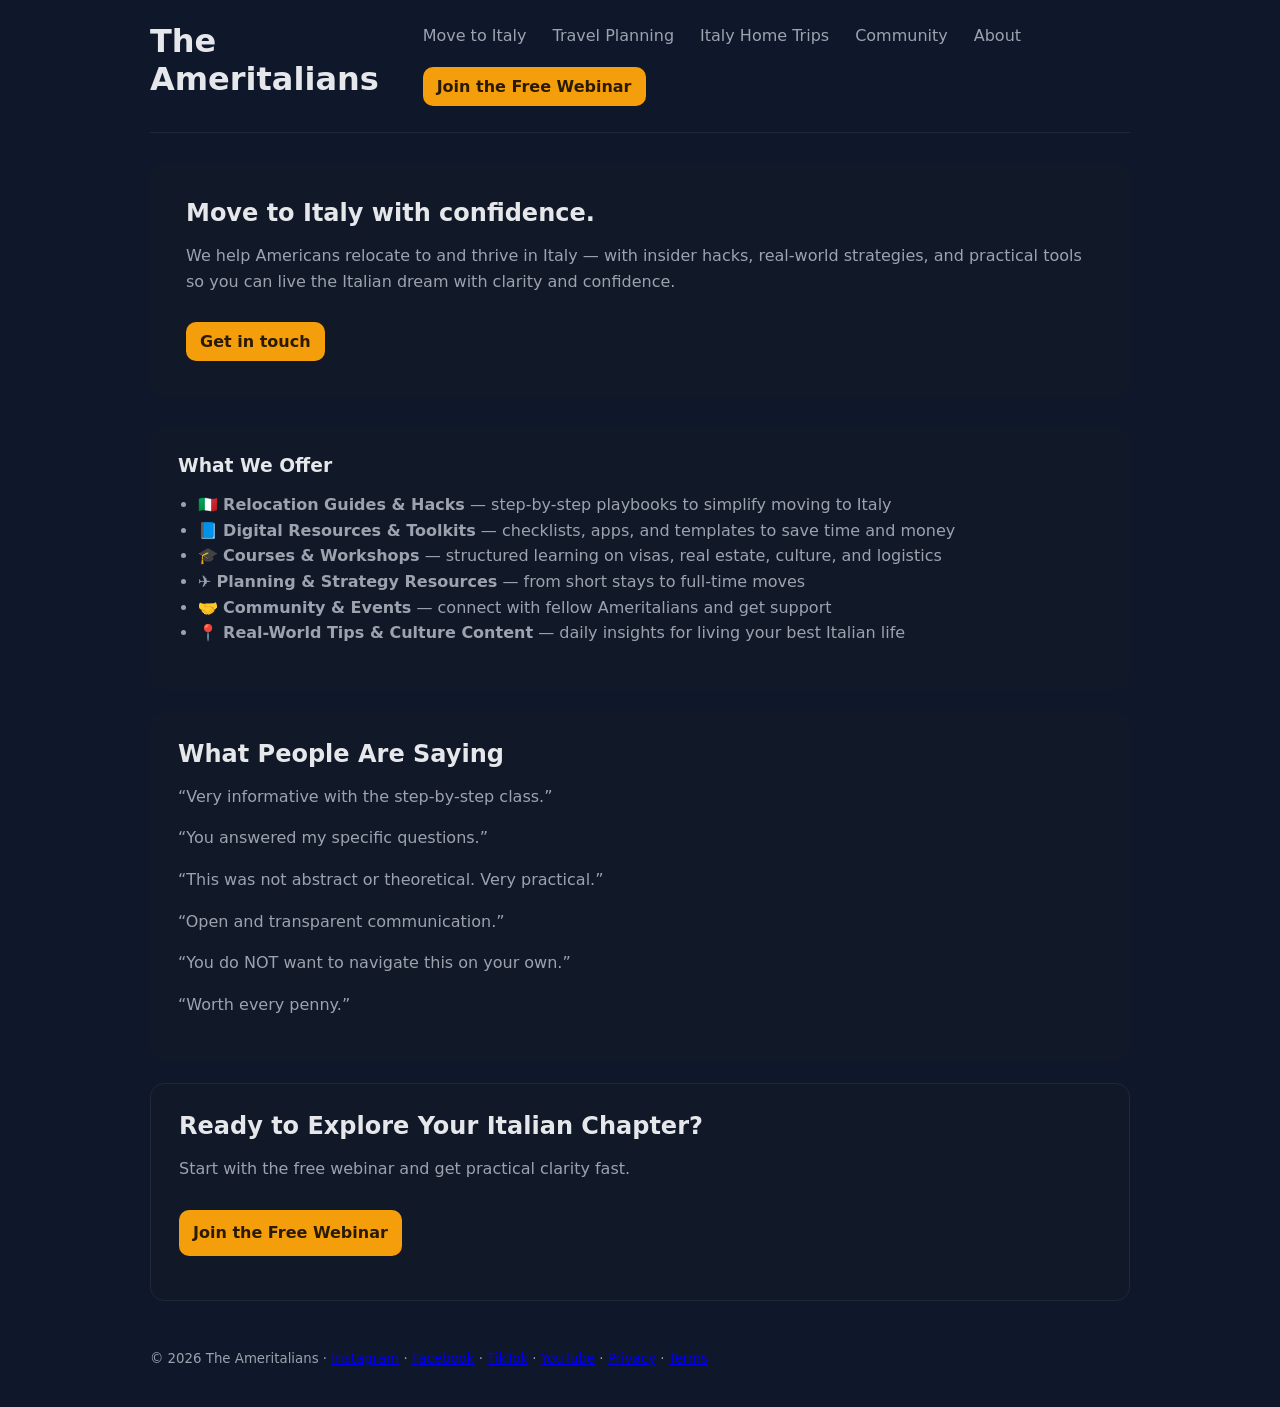
<file: index.html>
<!doctype html>
<html lang="en">
<head>
<meta charset="utf-8" />
<meta name="viewport" content="width=device-width,initial-scale=1" />
<title>The Ameritalians | Move to Italy with Confidence</title>
<meta property="og:title" content="The Ameritalians"/>
<meta property="og:description" content="Move to Italy with practical guidance, real-world strategy, and community support."/>
<meta property="og:type" content="website"/>
<meta property="og:url" content="https://new.theameritalians.com"/>
<link rel="icon" href="https://www.theameritalians.com/favicon.ico"/>
<meta name="description" content="We help Americans relocate to and thrive in Italy — with insider hacks, real-world strategies, and practical tools." />
<link rel="stylesheet" href="assets/styles.css" />
</head>
<body>
<header class="wrap">
<h1>The Ameritalians</h1>
<nav><a href="/move-to-italy.html">Move to Italy</a> <a href="/travel.html">Travel Planning</a> <a href="/home-trips.html">Italy Home Trips</a> <a href="/community.html">Community</a> <a href="/about.html">About</a> <a class="btn" href="https://event.theameritalians.com" target="_blank">Join the Free Webinar</a></nav>
</header>

<main class="wrap">
<section class="hero">
<h2>Move to Italy with confidence.</h2>
<p>We help Americans relocate to and thrive in Italy — with insider hacks, real-world strategies, and practical tools so you can live the Italian dream with clarity and confidence.</p>
<a class="btn" href="/contact.html">Get in touch</a>
</section>

<section class="card">
<h3>What We Offer</h3>
<ul>
<li>🇮🇹 <strong>Relocation Guides & Hacks</strong> — step-by-step playbooks to simplify moving to Italy</li>
<li>📘 <strong>Digital Resources & Toolkits</strong> — checklists, apps, and templates to save time and money</li>
<li>🎓 <strong>Courses & Workshops</strong> — structured learning on visas, real estate, culture, and logistics</li>
<li>✈️ <strong>Planning & Strategy Resources</strong> — from short stays to full-time moves</li>
<li>🤝 <strong>Community & Events</strong> — connect with fellow Ameritalians and get support</li>
<li>📍 <strong>Real-World Tips & Culture Content</strong> — daily insights for living your best Italian life</li>
</ul>
</section>
<section class="card"><h2>What People Are Saying</h2><p class="quote">“Very informative with the step-by-step class.”</p><p class="quote">“You answered my specific questions.”</p><p class="quote">“This was not abstract or theoretical. Very practical.”</p><p class="quote">“Open and transparent communication.”</p><p class="quote">“You do NOT want to navigate this on your own.”</p><p class="quote">“Worth every penny.”</p></section><section class="card cta-strip"><h2>Ready to Explore Your Italian Chapter?</h2><p>Start with the free webinar and get practical clarity fast.</p><p><a class="btn" href="https://event.theameritalians.com" target="_blank">Join the Free Webinar</a></p></section></main>

<footer class="wrap">
<small>
© <span id="y"></span> The Ameritalians ·
<a href="https://www.instagram.com/theameritalians/" target="_blank" rel="noopener noreferrer">Instagram</a> ·
<a href="https://www.facebook.com/theameritalians" target="_blank" rel="noopener noreferrer">Facebook</a> ·
<a href="https://www.tiktok.com/@theameritalians" target="_blank" rel="noopener noreferrer">TikTok</a> ·
<a href="https://www.youtube.com/@theameritalians" target="_blank" rel="noopener noreferrer">YouTube</a>
 · <a href="/privacy.html">Privacy</a> · <a href="/terms.html">Terms</a></small>
</footer>
<script>document.getElementById('y').textContent = new Date().getFullYear()</script>
</body>
</html>
</file>
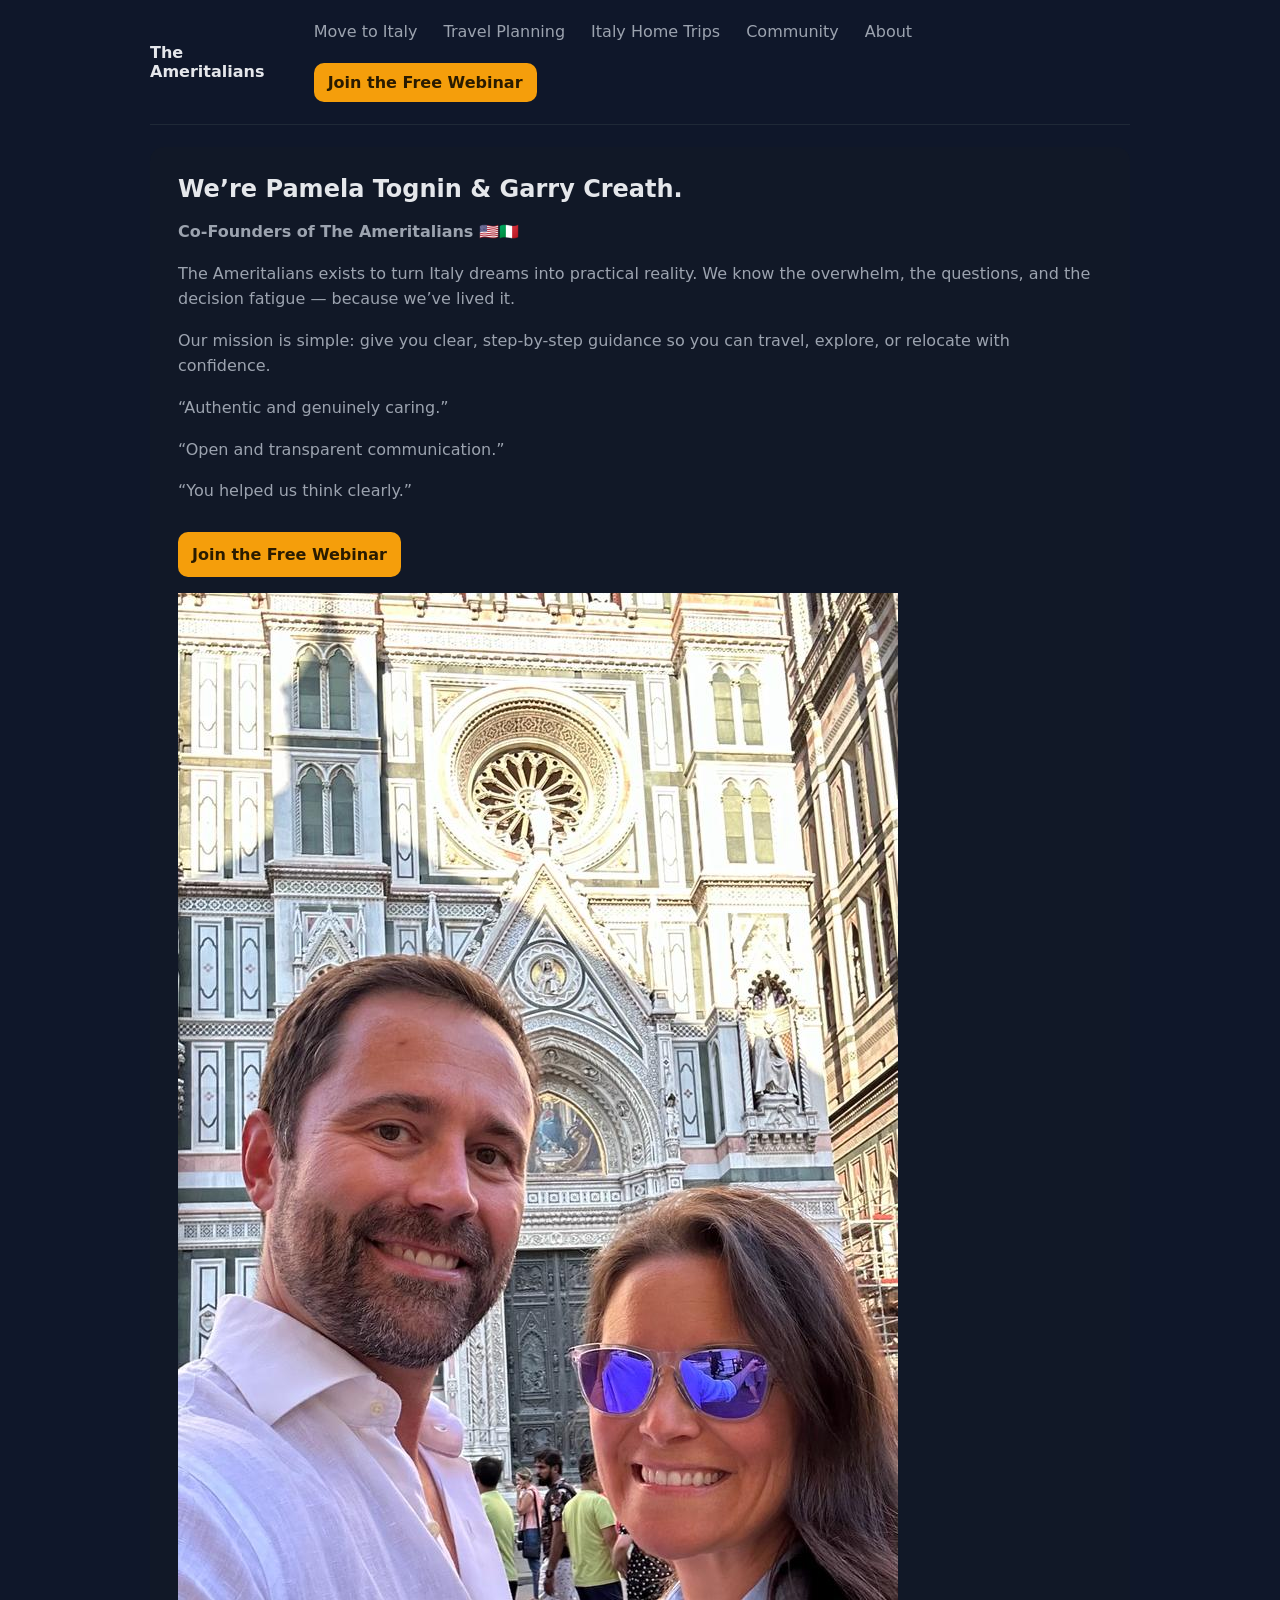
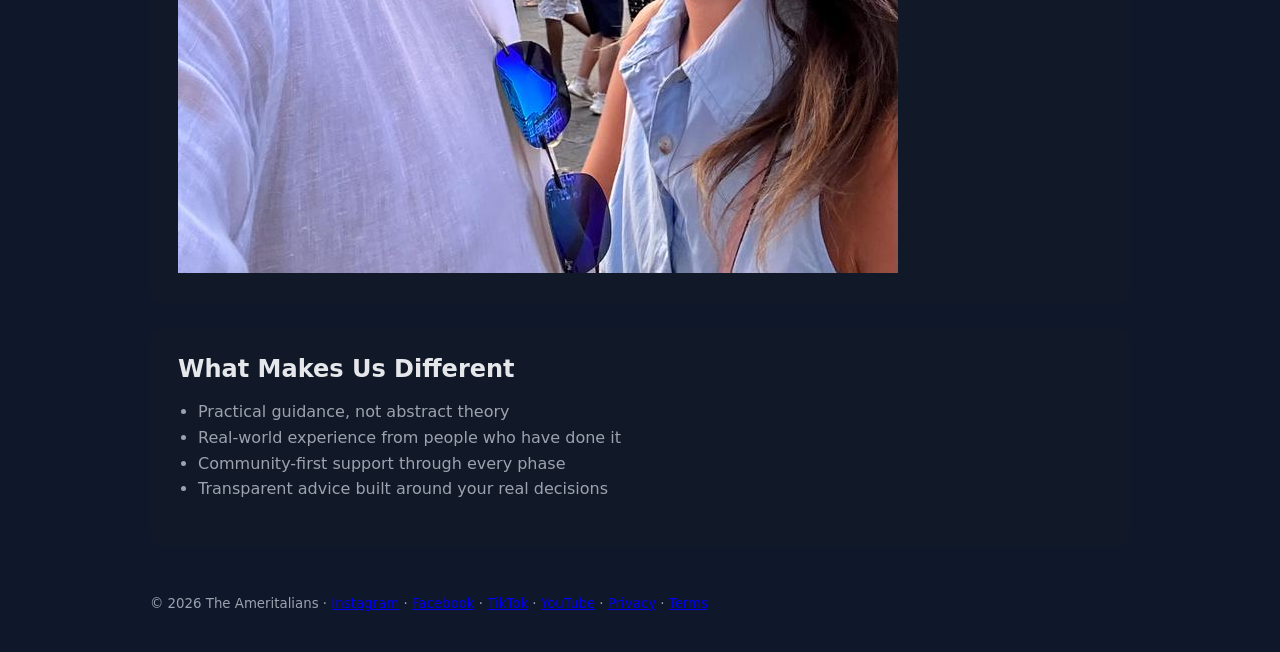
<file: about.html>
<!doctype html><html lang="en"><head><meta charset="utf-8"/><meta name="viewport" content="width=device-width,initial-scale=1"/><title>About | The Ameritalians</title><meta name="description" content="Meet Pamela and Garry, co-founders of The Ameritalians. Practical, transparent guidance for Americans building an Italian chapter."/><link rel="stylesheet" href="assets/styles.css"/></head><body>
<header class="wrap"><strong>The Ameritalians</strong><nav><a href="/move-to-italy.html">Move to Italy</a> <a href="/travel.html">Travel Planning</a> <a href="/home-trips.html">Italy Home Trips</a> <a href="/community.html">Community</a> <a href="/about.html">About</a> <a class="btn" href="https://event.theameritalians.com" target="_blank">Join the Free Webinar</a></nav></header>
<main class="wrap">
<section class="card founders">
<div>
<h1>We’re Pamela Tognin & Garry Creath.</h1>
<p><strong>Co-Founders of The Ameritalians 🇺🇸🇮🇹</strong></p>
<p>The Ameritalians exists to turn Italy dreams into practical reality. We know the overwhelm, the questions, and the decision fatigue — because we’ve lived it.</p>
<p>Our mission is simple: give you clear, step-by-step guidance so you can travel, explore, or relocate with confidence.</p>
<p class="quote">“Authentic and genuinely caring.”</p>
<p class="quote">“Open and transparent communication.”</p>
<p class="quote">“You helped us think clearly.”</p>
<p><a class="btn" href="https://event.theameritalians.com" target="_blank">Join the Free Webinar</a></p>
</div>
<img src="assets/img/founders-about.jpg" alt="Pamela and Garry in Italy"/>
</section>

<section class="card">
<h2>What Makes Us Different</h2>
<ul>
<li>Practical guidance, not abstract theory</li>
<li>Real-world experience from people who have done it</li>
<li>Community-first support through every phase</li>
<li>Transparent advice built around your real decisions</li>
</ul>
</section>
</main>
<footer class="wrap"><small>© <span id="y"></span> The Ameritalians · <a href="https://www.instagram.com/theameritalians/" target="_blank">Instagram</a> · <a href="https://www.facebook.com/theameritalians" target="_blank">Facebook</a> · <a href="https://www.tiktok.com/@theameritalians" target="_blank">TikTok</a> · <a href="https://www.youtube.com/@theameritalians" target="_blank">YouTube</a> · <a href="/privacy.html">Privacy</a> · <a href="/terms.html">Terms</a></small></footer><script>document.getElementById('y').textContent=new Date().getFullYear()</script></body></html>
</file>
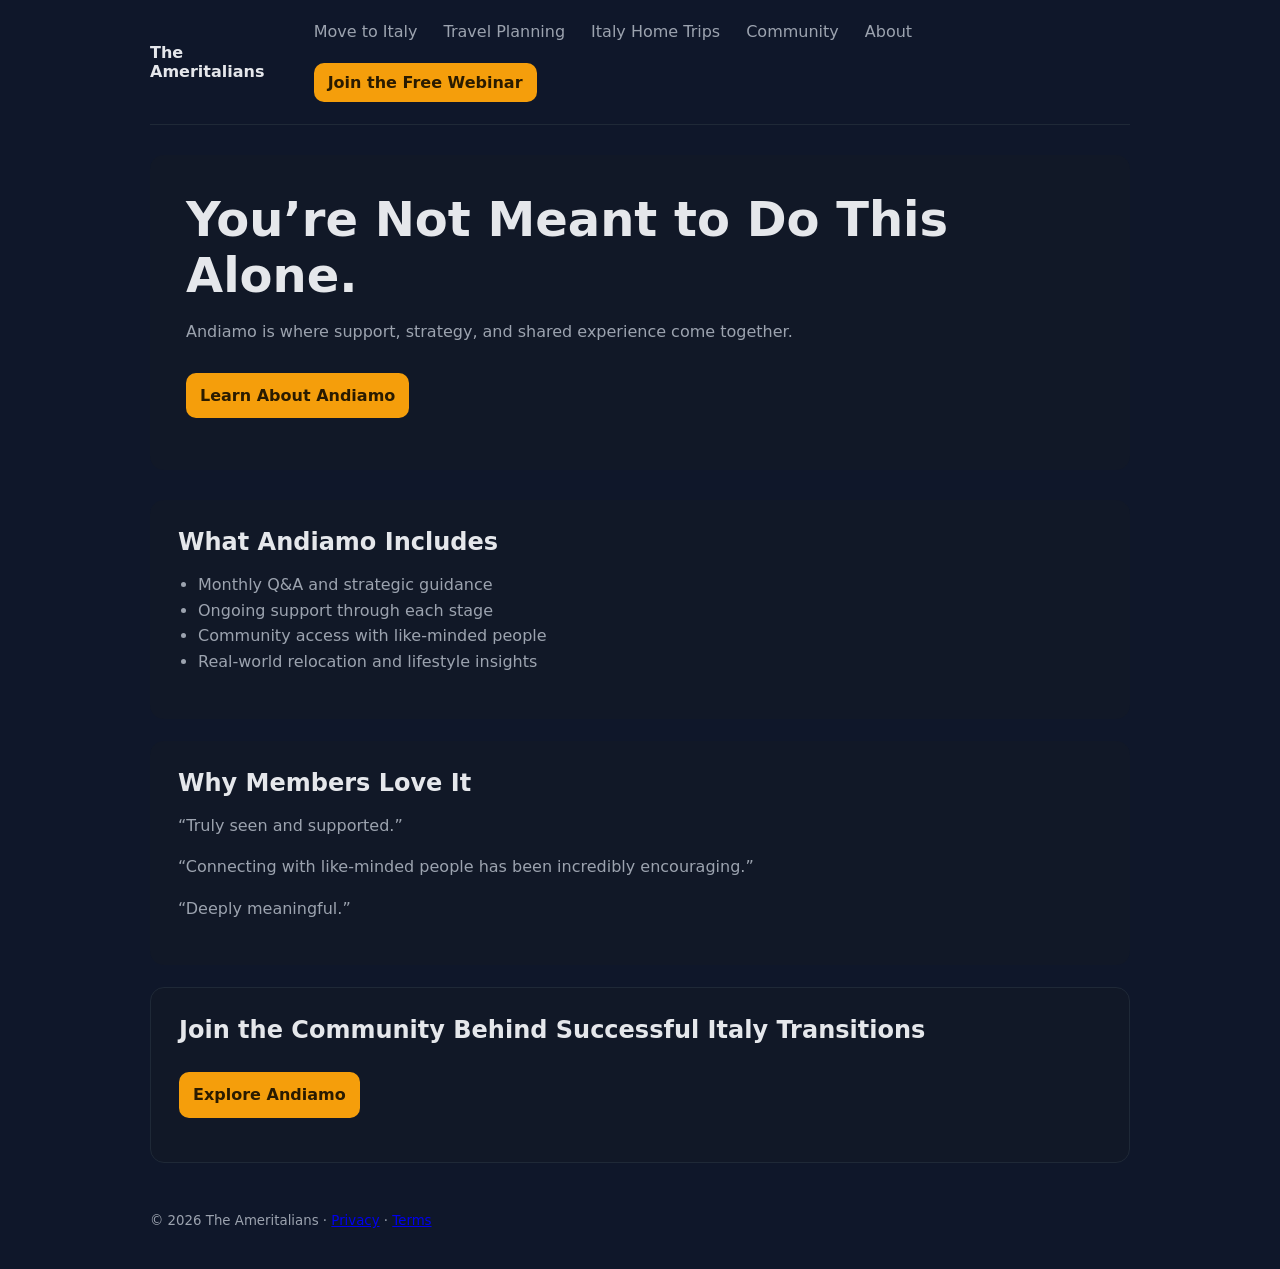
<file: community.html>
<!doctype html><html lang="en"><head><meta charset="utf-8"/><meta name="viewport" content="width=device-width,initial-scale=1"/><title>Community | The Ameritalians</title><meta name="description" content="You’re not meant to do this alone. Join Andiamo for practical support, monthly Q&A, and like-minded community."/><link rel="stylesheet" href="assets/styles.css"/></head><body>
<header class="wrap"><strong>The Ameritalians</strong><nav><a href="/move-to-italy.html">Move to Italy</a> <a href="/travel.html">Travel Planning</a> <a href="/home-trips.html">Italy Home Trips</a> <a href="/community.html">Community</a> <a href="/about.html">About</a> <a class="btn" href="https://event.theameritalians.com" target="_blank">Join the Free Webinar</a></nav></header>
<main class="wrap">
<section class="hero"><h1>You’re Not Meant to Do This Alone.</h1><p>Andiamo is where support, strategy, and shared experience come together.</p><p><a class="btn" href="https://andiamo.theameritalians.com" target="_blank">Learn About Andiamo</a></p></section>
<section class="card"><h2>What Andiamo Includes</h2><ul><li>Monthly Q&A and strategic guidance</li><li>Ongoing support through each stage</li><li>Community access with like-minded people</li><li>Real-world relocation and lifestyle insights</li></ul></section>
<section class="card"><h2>Why Members Love It</h2><p class="quote">“Truly seen and supported.”</p><p class="quote">“Connecting with like-minded people has been incredibly encouraging.”</p><p class="quote">“Deeply meaningful.”</p></section>
<section class="card cta-strip"><h2>Join the Community Behind Successful Italy Transitions</h2><p><a class="btn" href="https://andiamo.theameritalians.com" target="_blank">Explore Andiamo</a></p></section>
</main>
<footer class="wrap"><small>© <span id="y"></span> The Ameritalians · <a href="/privacy.html">Privacy</a> · <a href="/terms.html">Terms</a></small></footer><script>document.getElementById('y').textContent=new Date().getFullYear()</script></body></html>
</file>
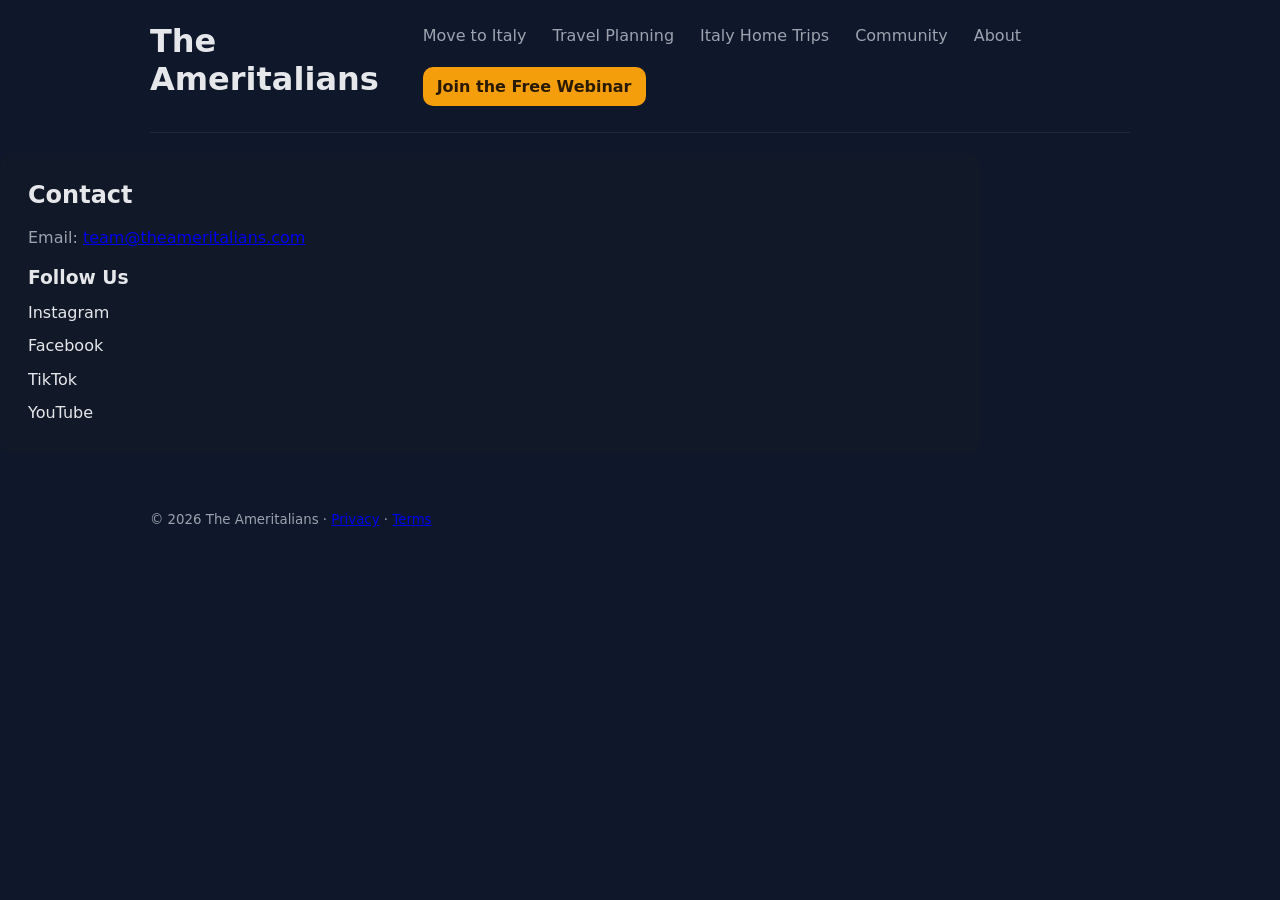
<file: contact.html>
<!doctype html>
<html lang="en">
<head>
<meta charset="utf-8" />
<meta name="viewport" content="width=device-width,initial-scale=1" />
<title>Contact | The Ameritalians</title>
<meta name="description" content="Contact The Ameritalians for practical relocation support and Italy transition strategy." />
<link rel="stylesheet" href="assets/styles.css" />
</head>
<body>
<header class="wrap">
<h1>The Ameritalians</h1>
<nav><a href="/move-to-italy.html">Move to Italy</a> <a href="/travel.html">Travel Planning</a> <a href="/home-trips.html">Italy Home Trips</a> <a href="/community.html">Community</a> <a href="/about.html">About</a> <a class="btn" href="https://event.theameritalians.com" target="_blank">Join the Free Webinar</a></nav>
</header>

<main class="wrap card">
<h2>Contact</h2>
<p>Email: <a href="mailto:team@theameritalians.com">team@theameritalians.com</a></p>
<h3>Follow Us</h3>
<ul class="social">
<li><a href="https://www.instagram.com/theameritalians/" target="_blank">Instagram</a></li>
<li><a href="https://www.facebook.com/theameritalians" target="_blank">Facebook</a></li>
<li><a href="https://www.tiktok.com/@theameritalians" target="_blank">TikTok</a></li>
<li><a href="https://www.youtube.com/@theameritalians" target="_blank">YouTube</a></li>
</ul>
</main>
<footer class="wrap"><small>© <span id="y"></span> The Ameritalians · <a href="/privacy.html">Privacy</a> · <a href="/terms.html">Terms</a></small></footer><script>document.getElementById("y").textContent=new Date().getFullYear()</script></body>
</html>
</file>
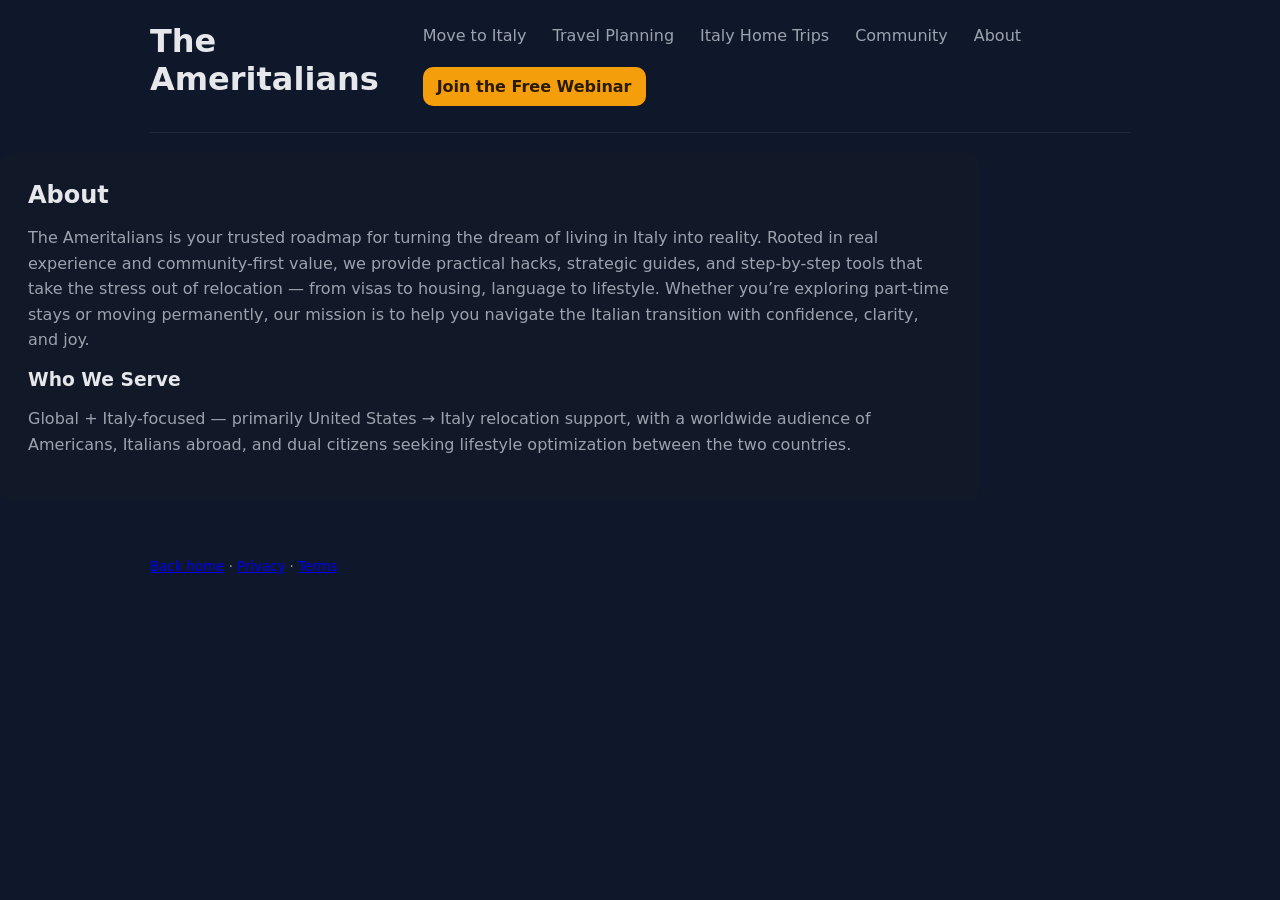
<file: home-trips.html>
<!doctype html>
<html lang="en">
<head>
<meta charset="utf-8" />
<meta name="viewport" content="width=device-width,initial-scale=1" />
<title>About | The Ameritalians</title>
<meta name="description" content="The Ameritalians helps Americans relocate to Italy using practical tools, guides, and real-world strategy." />
<link rel="stylesheet" href="assets/styles.css" />
</head>
<body>
<header class="wrap">
<h1>The Ameritalians</h1>
<nav><a href="/move-to-italy.html">Move to Italy</a> <a href="/travel.html">Travel Planning</a> <a href="/home-trips.html">Italy Home Trips</a> <a href="/community.html">Community</a> <a href="/about.html">About</a> <a class="btn" href="https://event.theameritalians.com" target="_blank">Join the Free Webinar</a></nav>
</header>

<main class="wrap card">
<h2>About</h2>
<p>
The Ameritalians is your trusted roadmap for turning the dream of living in Italy into reality.
Rooted in real experience and community-first value, we provide practical hacks, strategic guides,
and step-by-step tools that take the stress out of relocation — from visas to housing, language to lifestyle.
Whether you’re exploring part-time stays or moving permanently, our mission is to help you navigate the
Italian transition with confidence, clarity, and joy.
</p>

<h3>Who We Serve</h3>
<p>
Global + Italy-focused — primarily United States → Italy relocation support, with a worldwide audience
of Americans, Italians abroad, and dual citizens seeking lifestyle optimization between the two countries.
</p>
</main>

<footer class
="wrap"><small><a href="/">Back home</a> · <a href="/privacy.html">Privacy</a> · <a href="/terms.html">Terms</a></small></footer>
</body>
</html>
</file>
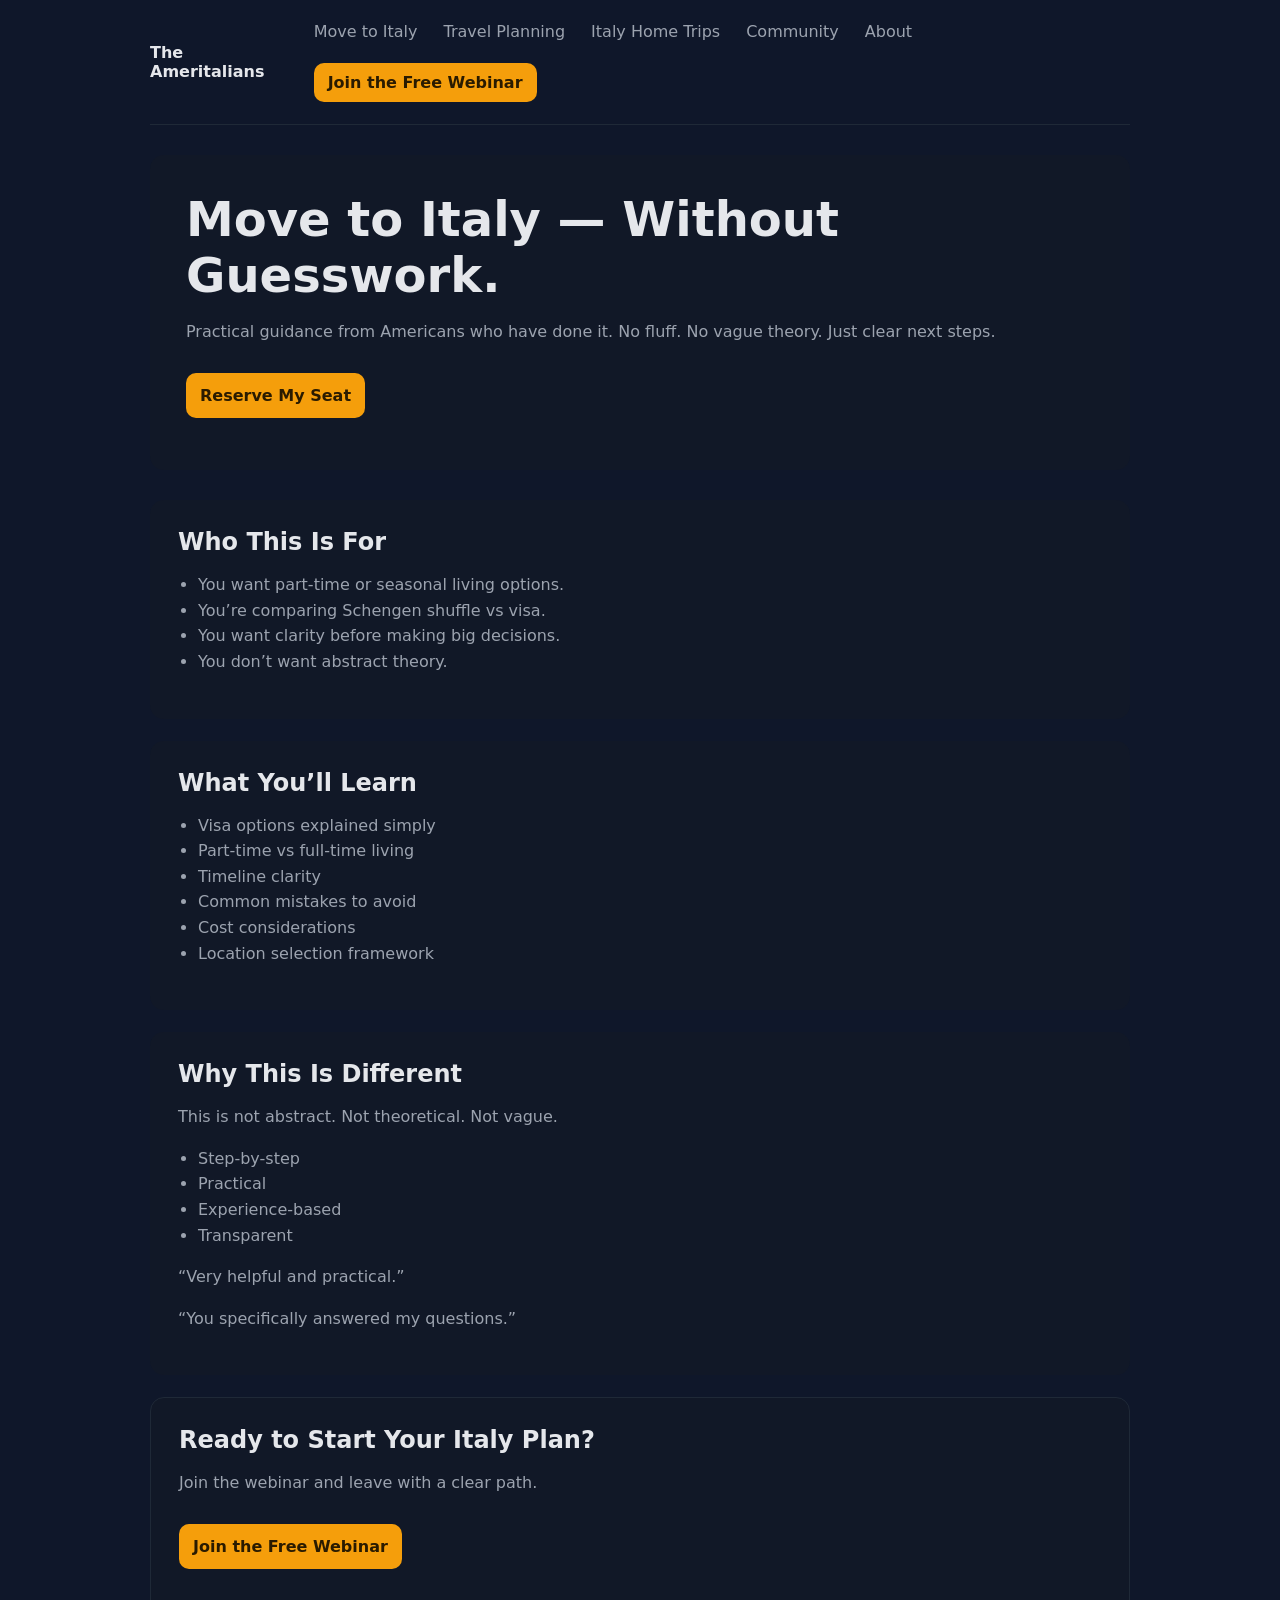
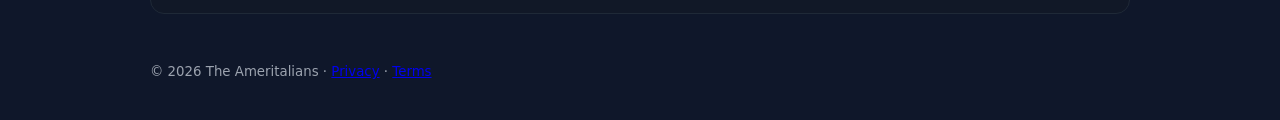
<file: move-to-italy.html>
<!doctype html><html lang="en"><head><meta charset="utf-8"/><meta name="viewport" content="width=device-width,initial-scale=1"/><title>Move to Italy | The Ameritalians</title><meta name="description" content="Move to Italy without guesswork. Practical webinar and step-by-step guidance from Americans who’ve done it."/><link rel="stylesheet" href="assets/styles.css"/></head><body>
<header class="wrap"><strong>The Ameritalians</strong><nav><a href="/move-to-italy.html">Move to Italy</a> <a href="/travel.html">Travel Planning</a> <a href="/home-trips.html">Italy Home Trips</a> <a href="/community.html">Community</a> <a href="/about.html">About</a> <a class="btn" href="https://event.theameritalians.com" target="_blank">Join the Free Webinar</a></nav></header>
<main class="wrap">
<section class="hero"><h1>Move to Italy — Without Guesswork.</h1><p>Practical guidance from Americans who have done it. No fluff. No vague theory. Just clear next steps.</p><p><a class="btn" href="https://event.theameritalians.com" target="_blank">Reserve My Seat</a></p></section>
<section class="card"><h2>Who This Is For</h2><ul><li>You want part-time or seasonal living options.</li><li>You’re comparing Schengen shuffle vs visa.</li><li>You want clarity before making big decisions.</li><li>You don’t want abstract theory.</li></ul></section>
<section class="card"><h2>What You’ll Learn</h2><ul><li>Visa options explained simply</li><li>Part-time vs full-time living</li><li>Timeline clarity</li><li>Common mistakes to avoid</li><li>Cost considerations</li><li>Location selection framework</li></ul></section>
<section class="card"><h2>Why This Is Different</h2><p>This is not abstract. Not theoretical. Not vague.</p><ul><li>Step-by-step</li><li>Practical</li><li>Experience-based</li><li>Transparent</li></ul><p class="quote">“Very helpful and practical.”</p><p class="quote">“You specifically answered my questions.”</p></section>
<section class="card cta-strip"><h2>Ready to Start Your Italy Plan?</h2><p>Join the webinar and leave with a clear path.</p><p><a class="btn" href="https://event.theameritalians.com" target="_blank">Join the Free Webinar</a></p></section>
</main>
<footer class="wrap"><small>© <span id="y"></span> The Ameritalians · <a href="/privacy.html">Privacy</a> · <a href="/terms.html">Terms</a></small></footer><script>document.getElementById('y').textContent=new Date().getFullYear()</script></body></html>
</file>
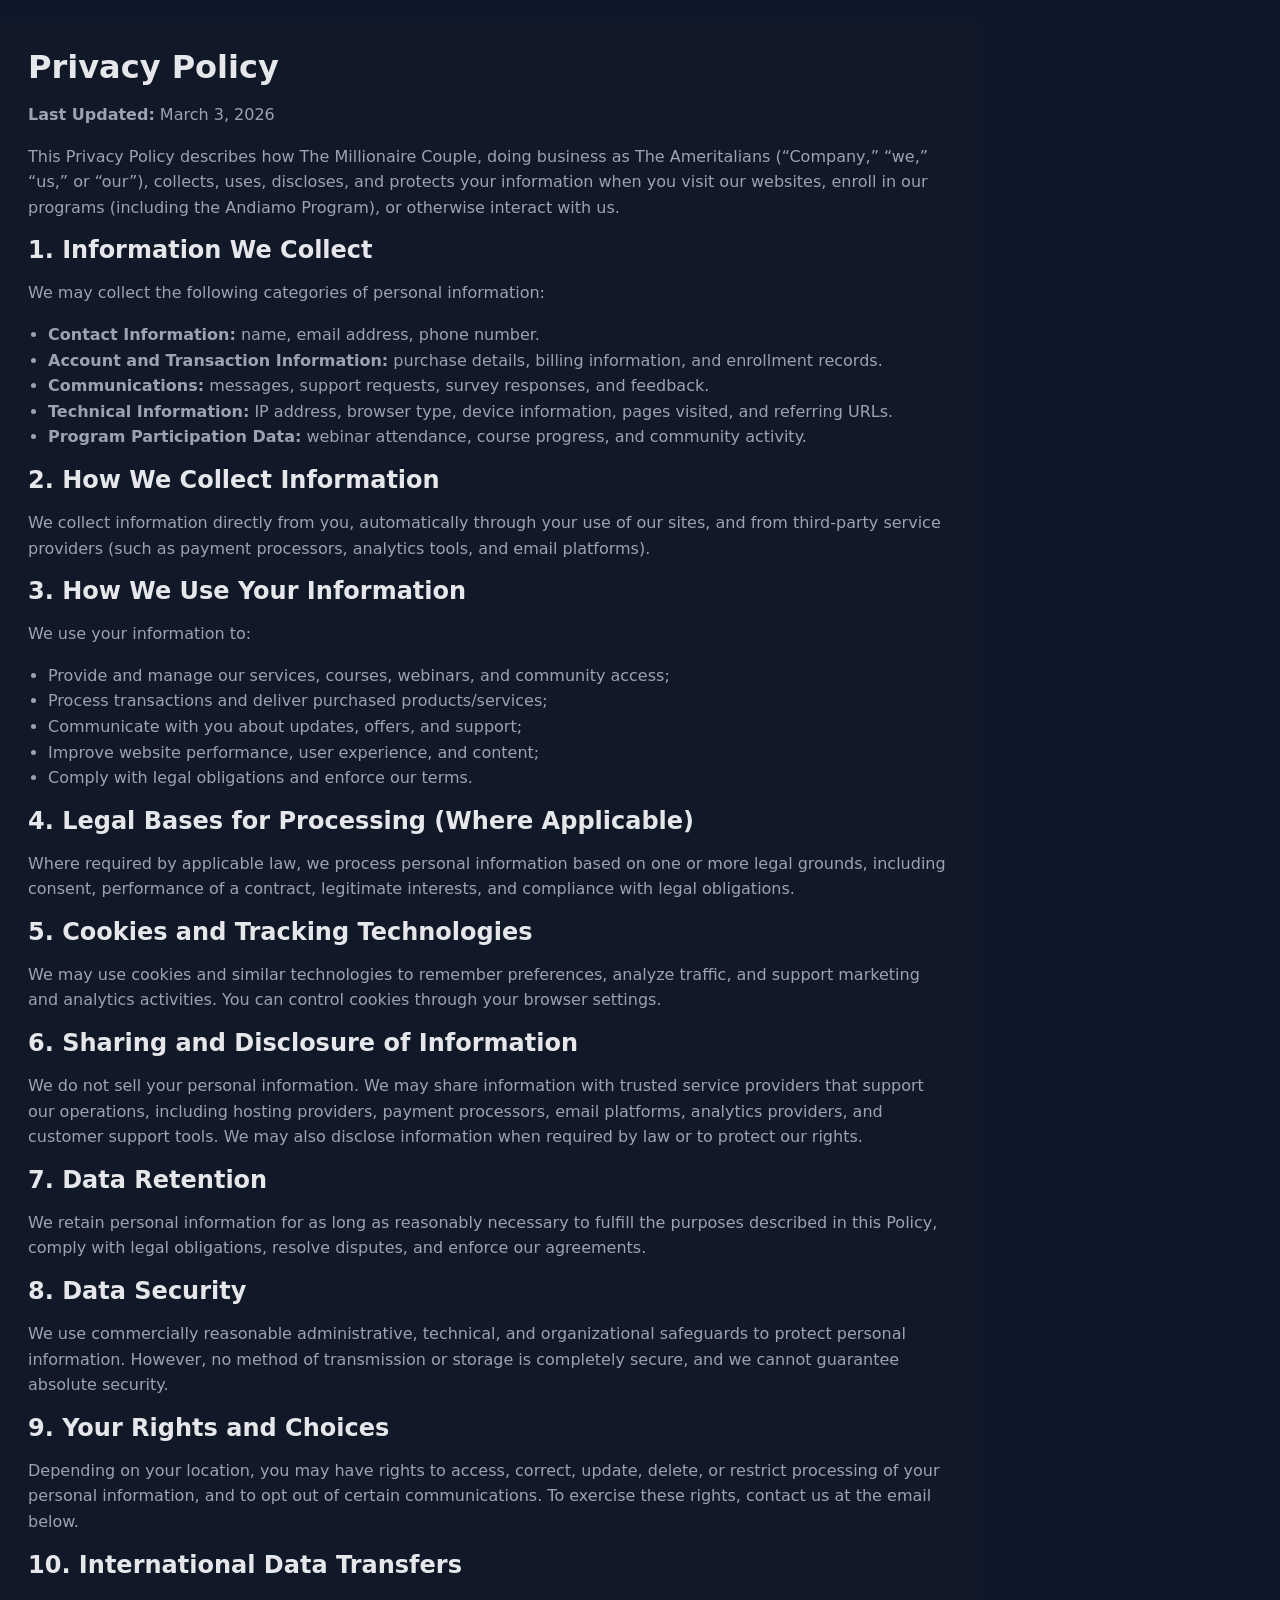
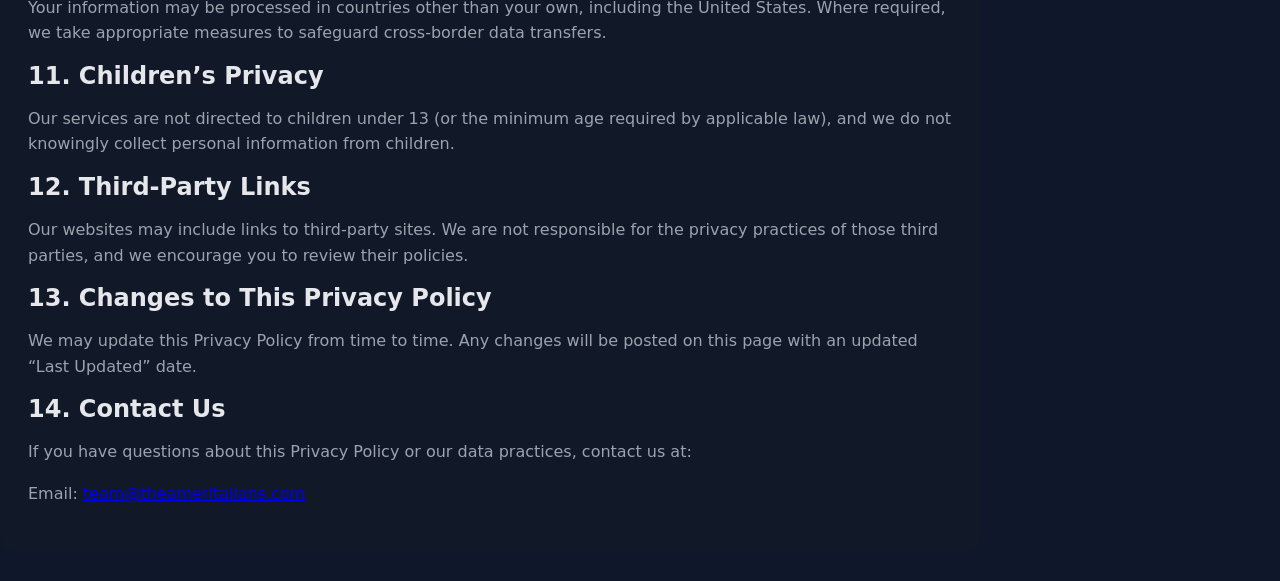
<file: privacy.html>
<!doctype html>
<html lang="en">
<head>
<meta charset="utf-8" />
<meta name="viewport" content="width=device-width,initial-scale=1" />
<title>Privacy Policy | The Ameritalians</title>
<meta name="description" content="Privacy Policy for The Ameritalians and the Andiamo Program." />
<link rel="stylesheet" href="assets/styles.css" />
</head>
<body>
<main class="wrap card">
<h1>Privacy Policy</h1>
<p><strong>Last Updated:</strong> March 3, 2026</p>

<p>This Privacy Policy describes how The Millionaire Couple, doing business as The Ameritalians (“Company,” “we,” “us,” or “our”), collects, uses, discloses, and protects your information when you visit our websites, enroll in our programs (including the Andiamo Program), or otherwise interact with us.</p>

<h2>1. Information We Collect</h2>
<p>We may collect the following categories of personal information:</p>
<ul>
<li><strong>Contact Information:</strong> name, email address, phone number.</li>
<li><strong>Account and Transaction Information:</strong> purchase details, billing information, and enrollment records.</li>
<li><strong>Communications:</strong> messages, support requests, survey responses, and feedback.</li>
<li><strong>Technical Information:</strong> IP address, browser type, device information, pages visited, and referring URLs.</li>
<li><strong>Program Participation Data:</strong> webinar attendance, course progress, and community activity.</li>
</ul>

<h2>2. How We Collect Information</h2>
<p>We collect information directly from you, automatically through your use of our sites, and from third-party service providers (such as payment processors, analytics tools, and email platforms).</p>

<h2>3. How We Use Your Information</h2>
<p>We use your information to:</p>
<ul>
<li>Provide and manage our services, courses, webinars, and community access;</li>
<li>Process transactions and deliver purchased products/services;</li>
<li>Communicate with you about updates, offers, and support;</li>
<li>Improve website performance, user experience, and content;</li>
<li>Comply with legal obligations and enforce our terms.</li>
</ul>

<h2>4. Legal Bases for Processing (Where Applicable)</h2>
<p>Where required by applicable law, we process personal information based on one or more legal grounds, including consent, performance of a contract, legitimate interests, and compliance with legal obligations.</p>

<h2>5. Cookies and Tracking Technologies</h2>
<p>We may use cookies and similar technologies to remember preferences, analyze traffic, and support marketing and analytics activities. You can control cookies through your browser settings.</p>

<h2>6. Sharing and Disclosure of Information</h2>
<p>We do not sell your personal information. We may share information with trusted service providers that support our operations, including hosting providers, payment processors, email platforms, analytics providers, and customer support tools. We may also disclose information when required by law or to protect our rights.</p>

<h2>7. Data Retention</h2>
<p>We retain personal information for as long as reasonably necessary to fulfill the purposes described in this Policy, comply with legal obligations, resolve disputes, and enforce our agreements.</p>

<h2>8. Data Security</h2>
<p>We use commercially reasonable administrative, technical, and organizational safeguards to protect personal information. However, no method of transmission or storage is completely secure, and we cannot guarantee absolute security.</p>

<h2>9. Your Rights and Choices</h2>
<p>Depending on your location, you may have rights to access, correct, update, delete, or restrict processing of your personal information, and to opt out of certain communications. To exercise these rights, contact us at the email below.</p>

<h2>10. International Data Transfers</h2>

<p>Your information may be processed in countries other than your own, including the United States. Where required, we take appropriate measures to safeguard cross-border data transfers.</p>

<h2>11. Children’s Privacy</h2>
<p>Our services are not directed to children under 13 (or the minimum age required by applicable law), and we do not knowingly collect personal information from children.</p>

<h2>12. Third-Party Links</h2>
<p>Our websites may include links to third-party sites. We are not responsible for the privacy practices of those third parties, and we encourage you to review their policies.</p>

<h2>13. Changes to This Privacy Policy</h2>
<p>We may update this Privacy Policy from time to time. Any changes will be posted on this page with an updated “Last Updated” date.</p>

<h2>14. Contact Us</h2>
<p>If you have questions about this Privacy Policy or our data practices, contact us at:</p>
<p>Email: <a href="mailto:team@theameritalians.com">team@theameritalians.com</a></p>
</main>
</body>
</html>
</file>
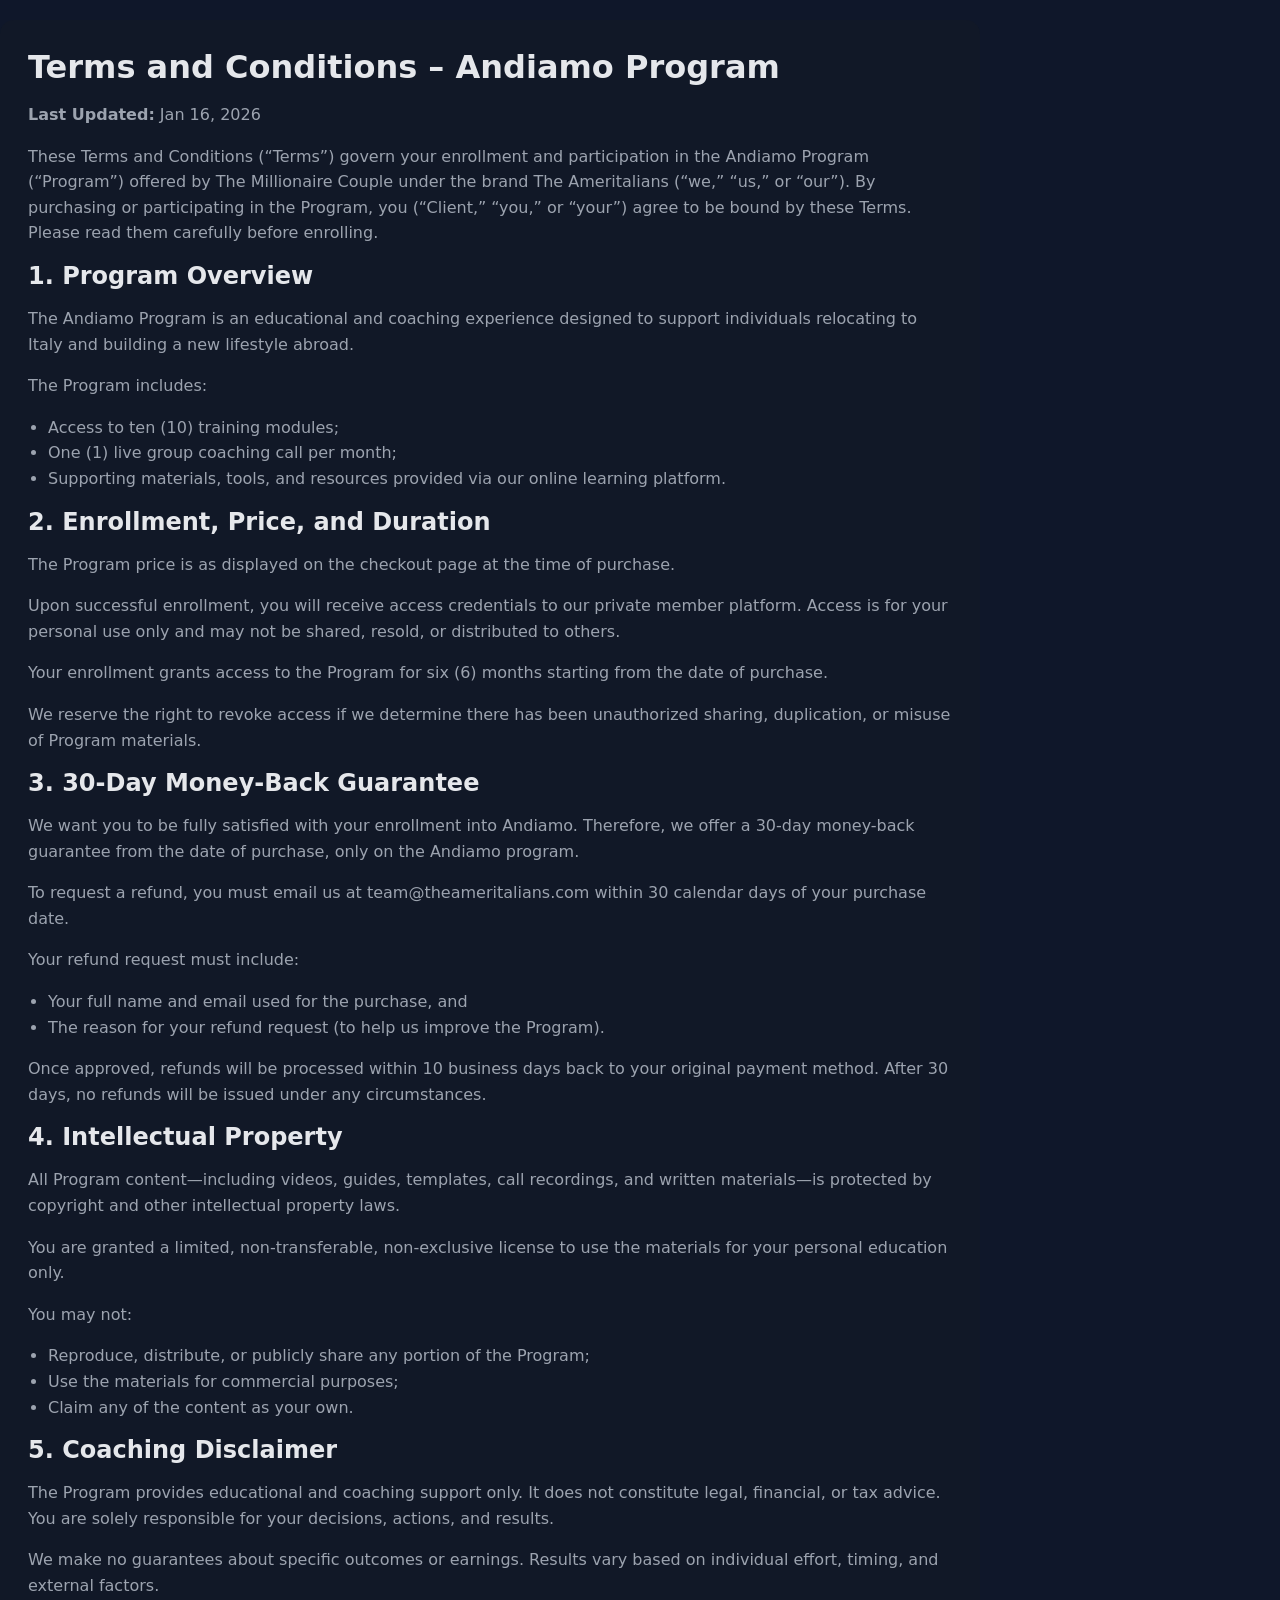
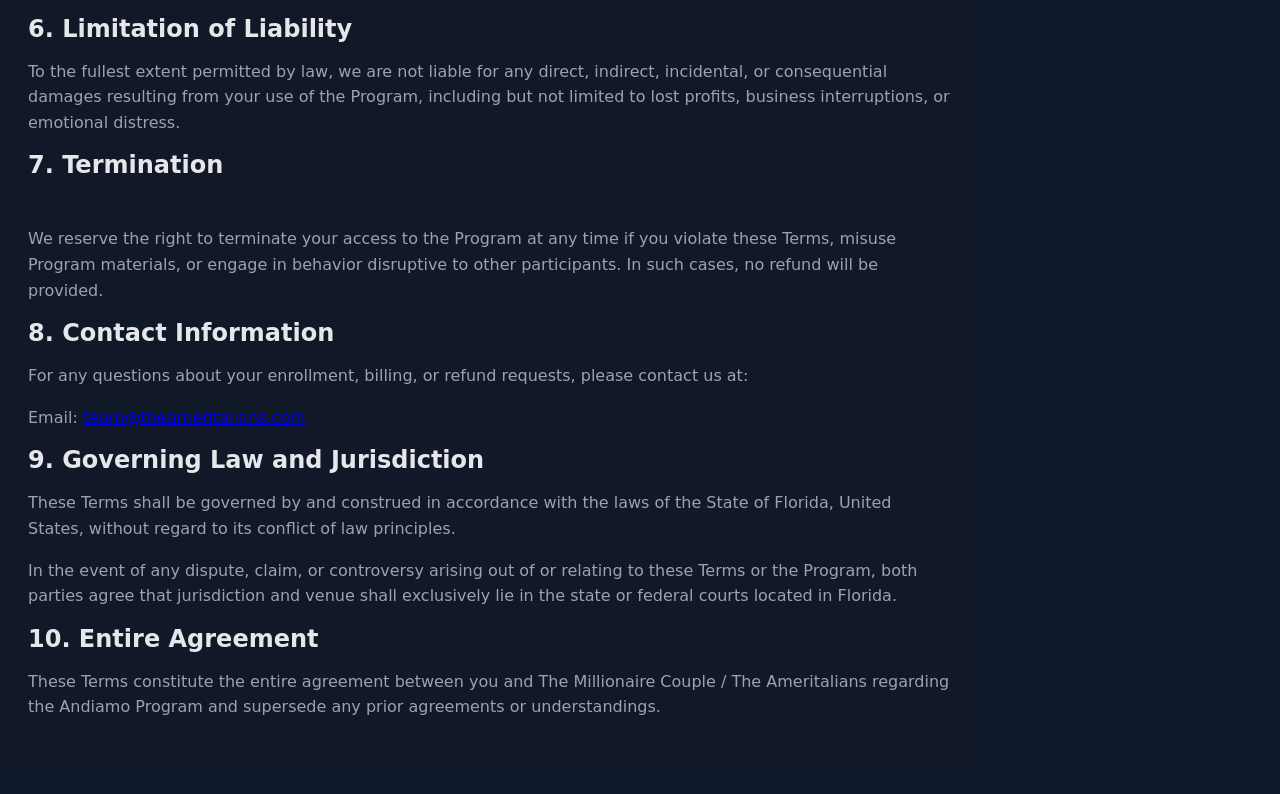
<file: terms.html>
<!doctype html>
<html lang="en">
<head>
<meta charset="utf-8" />
<meta name="viewport" content="width=device-width,initial-scale=1" />
<title>Terms and Conditions | The Ameritalians</title>
<link rel="stylesheet" href="assets/styles.css" />
</head>
<body>
<main class="wrap card">
<h1>Terms and Conditions – Andiamo Program</h1>
<p><strong>Last Updated:</strong> Jan 16, 2026</p>

<p>These Terms and Conditions (“Terms”) govern your enrollment and participation in the Andiamo Program (“Program”) offered by The Millionaire Couple under the brand The Ameritalians (“we,” “us,” or “our”). By purchasing or participating in the Program, you (“Client,” “you,” or “your”) agree to be bound by these Terms. Please read them carefully before enrolling.</p>

<h2>1. Program Overview</h2>
<p>The Andiamo Program is an educational and coaching experience designed to support individuals relocating to Italy and building a new lifestyle abroad.</p>
<p>The Program includes:</p>
<ul>
<li>Access to ten (10) training modules;</li>
<li>One (1) live group coaching call per month;</li>
<li>Supporting materials, tools, and resources provided via our online learning platform.</li>
</ul>

<h2>2. Enrollment, Price, and Duration</h2>
<p>The Program price is as displayed on the checkout page at the time of purchase.</p>
<p>Upon successful enrollment, you will receive access credentials to our private member platform. Access is for your personal use only and may not be shared, resold, or distributed to others.</p>
<p>Your enrollment grants access to the Program for six (6) months starting from the date of purchase.</p>
<p>We reserve the right to revoke access if we determine there has been unauthorized sharing, duplication, or misuse of Program materials.</p>

<h2>3. 30-Day Money-Back Guarantee</h2>
<p>We want you to be fully satisfied with your enrollment into Andiamo. Therefore, we offer a 30-day money-back guarantee from the date of purchase, only on the Andiamo program.</p>
<p>To request a refund, you must email us at team@theameritalians.com within 30 calendar days of your purchase date.</p>
<p>Your refund request must include:</p>
<ul>
<li>Your full name and email used for the purchase, and</li>
<li>The reason for your refund request (to help us improve the Program).</li>
</ul>
<p>Once approved, refunds will be processed within 10 business days back to your original payment method. After 30 days, no refunds will be issued under any circumstances.</p>

<h2>4. Intellectual Property</h2>
<p>All Program content—including videos, guides, templates, call recordings, and written materials—is protected by copyright and other intellectual property laws.</p>
<p>You are granted a limited, non-transferable, non-exclusive license to use the materials for your personal education only.</p>
<p>You may not:</p>
<ul>
<li>Reproduce, distribute, or publicly share any portion of the Program;</li>
<li>Use the materials for commercial purposes;</li>
<li>Claim any of the content as your own.</li>
</ul>

<h2>5. Coaching Disclaimer</h2>
<p>The Program provides educational and coaching support only. It does not constitute legal, financial, or tax advice. You are solely responsible for your decisions, actions, and results.</p>
<p>We make no guarantees about specific outcomes or earnings. Results vary based on individual effort, timing, and external factors.</p>

<h2>6. Limitation of Liability</h2>
<p>To the fullest extent permitted by law, we are not liable for any direct, indirect, incidental, or consequential damages resulting from your use of the Program, including but not limited to lost profits, business interruptions, or emotional distress.</p>

<h2>7. Termination</h2>  <p>We reserve the right to terminate your access to the Program at any time if you violate these Terms, misuse Program materials, or engage in behavior disruptive to other participants. In such cases, no refund will be provided.</p>

<h2>8. Contact Information</h2>
<p>For any questions about your enrollment, billing, or refund requests, please contact us at:</p>
<p>Email: <a href="mailto:team@theameritalians.com">team@theameritalians.com</a></p>

<h2>9. Governing Law and Jurisdiction</h2>
<p>These Terms shall be governed by and construed in accordance with the laws of the State of Florida, United States, without regard to its conflict of law principles.</p>
<p>In the event of any dispute, claim, or controversy arising out of or relating to these Terms or the Program, both parties agree that jurisdiction and venue shall exclusively lie in the state or federal courts located in Florida.</p>

<h2>10. Entire Agreement</h2><p>These Terms constitute the entire agreement between you and The Millionaire Couple / The Ameritalians regarding the Andiamo Program and supersede any prior agreements or understandings.</p>
</main>
</body>
</html>
</file>
<file: assets/styles.css>
:root {
--bg:#0f172a;
--card:#111827;
--text:#e5e7eb;
--muted:#9ca3af;
--accent:#f59e0b;
--line:#1f2937;
}
* { box-sizing:border-box; }
body {
margin:0;
font-family:Inter,system-ui,-apple-system,Segoe UI,Roboto,sans-serif;
background:var(--bg);
color:var(--text);
}
.wrap { width:min(980px,92%); margin:0 auto; }
header {
display:flex; justify-content:space-between; align-items:center;
padding:22px 0; border-bottom:1px solid var(--line);
}
nav a { color:var(--muted); text-decoration:none; margin-left:16px; }
nav a:hover { color:var(--text); }
.hero {
background:var(--card);
padding:36px; border-radius:14px; margin:30px 0;
}
.card {
background:var(--card);
padding:28px; border-radius:14px; margin:20px 0 30px;
}
h1,h2,h3 { margin:0 0 12px; }
p, li { color:var(--muted); line-height:1.6; }
ul { padding-left:20px; }
.btn {
display:inline-block; margin-top:12px;
background:var(--accent); color:#2a1b00;
padding:10px 14px; border-radius:10px;
text-decoration:none; font-weight:700;
}
footer { padding:25px 0 40px; color:var(--muted); }

.social { list-style:none; padding:0; margin:8px 0 0; display:grid; gap:8px; }
.social a { color: var(--text); text-decoration:none; }
.social a:hover { text-decoration:underline; }
.cta-strip { border: 1px solid var(--line); }

nav{display:flex;flex-wrap:wrap;gap:10px;align-items:center}
main .card{margin:22px 0}
.hero h1{font-size:clamp(1.8rem,4vw,3rem)}
</file>
